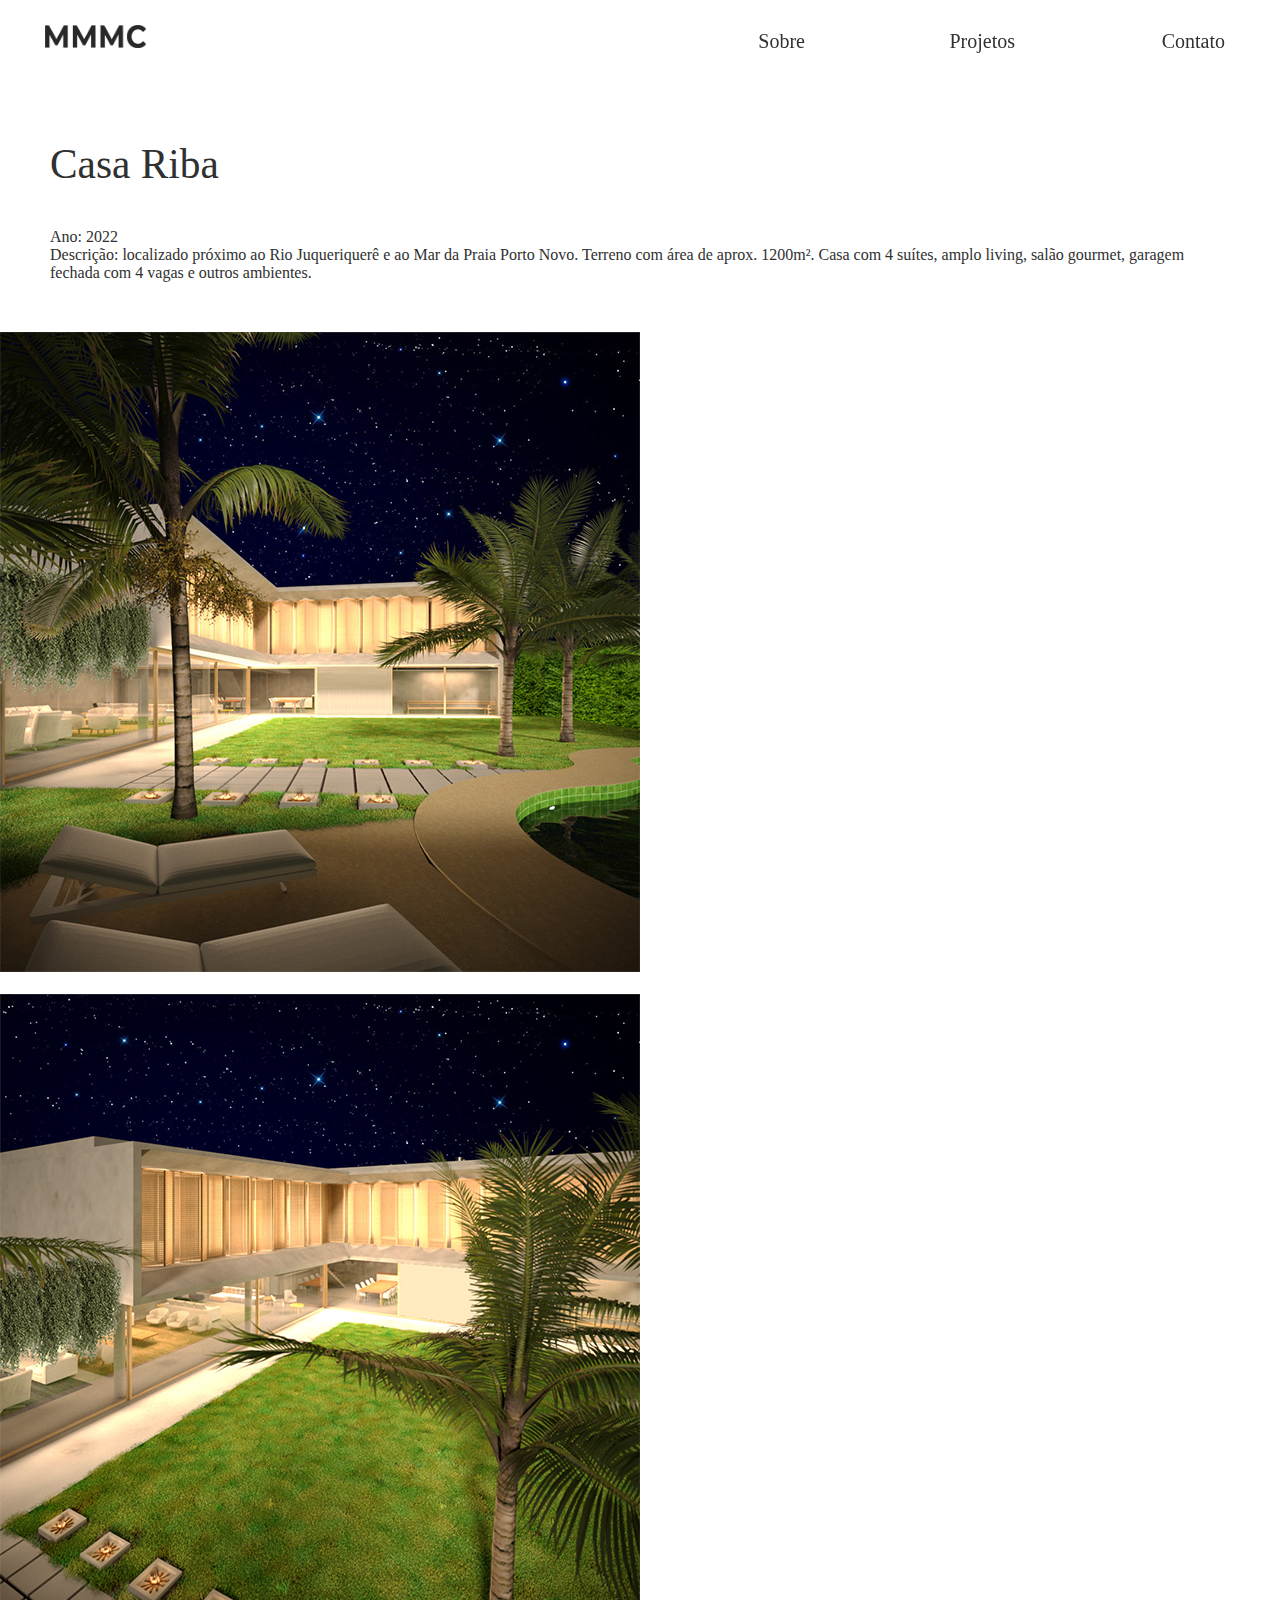
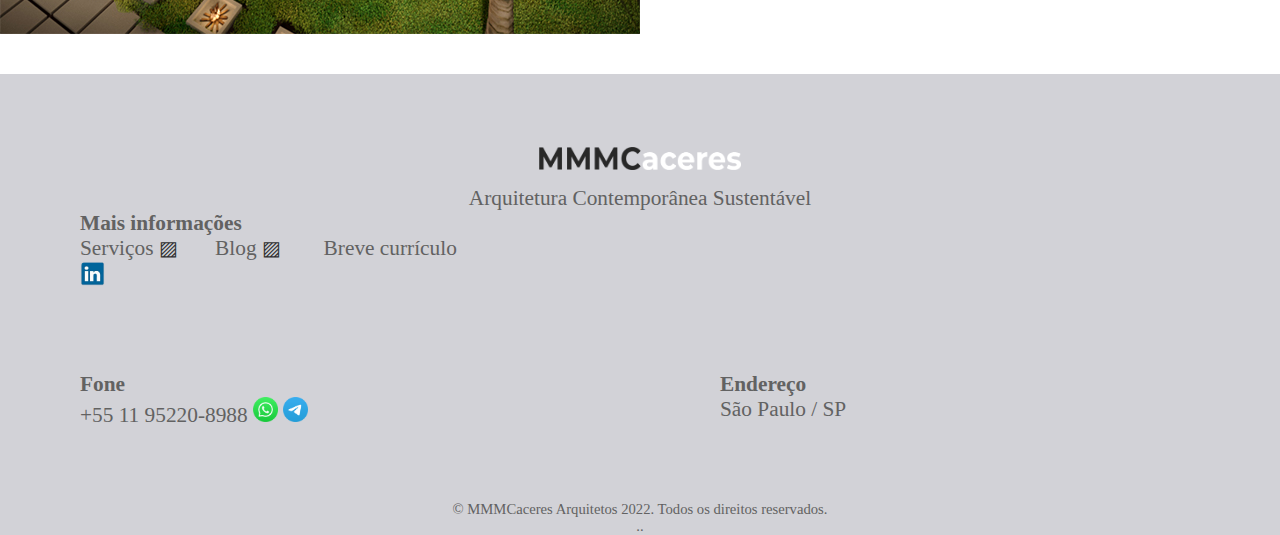
<file: casariba.html>
<!DOCTYPE html>
<html lang="pt-BR">
<head>
    <title>Casa Riba | MMMCaceres Arquitetos - Escritório de Arquitetura Contemporânea - Arquiteto São Paulo - SP</title>
    <link rel="icon" type="image/x-icon" href="html css/mmmc-b-500">
    <meta name="keywords"  content="casariba,casa riba mmmc,casariba mmmc,casa riba caceres,casa em caraguatatuba,arquitetura contemporânea são paulo,arquitetura alto padrão são paulo,arquitetura sustentável são paulo,arquitetura residencial são paulo,arquitetura casas são paulo,,arquitetura contemporânea sp,arquitetura alto padrão sp,arquitetura sustentável sp,arquitetura residencial sp,arquitetura casas sp,,arquitetura contemporânea são paulo 2022,arquitetura alto padrão são paulo 2022,arquitetura sustentável são paulo 2022,arquitetura residencial são paulo 2022,arquitetura casas são paulo 2022,arquitetura contemporânea sp 2022,arquitetura alto padrão sp 2022,arquitetura sustentável sp 2022,arquitetura residencial sp 2022,arquitetura casas sp 2022," />
    <meta name="description"  content="Casa Riba Ano: 2022 Cidade/Estado: Caraguatatuba/SP " />
    <meta name="twitter:card"  content="summary_large_image" />
    <meta name="google-site-verification" content="..." />
    <link rel="shortcut icon" type="image/png" href="icon-web.png" sizes="32x32">
    <link rel="stylesheet" type="text/css" href="footer.css"/>
    <link rel="canonical" href="https://mmmc.com.br/casariba" />
    <style>
    
    .html,
    .body {
      margin: 0;
      padding: 0;
    }
    .body {
      height: 3000xp;
      font-family: Montserrat;
      color: rgb(48, 48, 48);
    }
    .a {
      cursor: pointer;
      text-decoration: none;
    }
    a:link {
      text-decoration: none;
      color: rgb(48, 48, 48);
      font-family: Montserrat;
      font-size: 15pt;
      text-transform: none;
    }

    a.hover {
      text-decoration: underline;
    }

    /* nav header */

    .nav-header {
    transform: none;
    position: fixed;
    background-color: rgba(255, 255, 255, 0.445);
    top: 0;
    left: 0;
    right: 0;
    z-index: 100;
    transition: 0.15ms;
    }
    .column-nav-bar {
      display: grid;
      grid-template-columns: 180px 1fr;
      margin-left: 45px;
      margin-right: 25px;
      
    }
    .logo-navbar-left {
    width: 105xp;
    height: 50px;
    object-fit: contain;
    display: inline-block;
    align-items: center;
    margin-top: 25px;
    }
    .logo-navbar-left-1 {
    width: 200xp;
    height: 50px;
    object-fit: contain;
    display: inline-block;
    align-items: center;
    margin-top: 25px;
    }
    .logo {
    height: 23px;
    }
    
    .nav-bar {
    width: 100%;
    text-align: right;
    display: grid;
    grid-template-columns: 1fr 210px 210px 210px;
    align-items: right;
    justify-content: end;
    }
    .nav-bar-2 {
    width: 100%;
    text-align: right;
    display: flex;
    align-items: center;
    justify-content: space-between;
    }
  .page-title {
    margin: 30px 30px 0px;
    font-family: Montserrat;
    color: rgb(48,48,48);
     }

  .imagepremium {
    width: 300px;
    height: 300px;
    object-fit: contain;
    object-position: right;
    border-width: 2px;
    border-style: solid;
    display: flex;
    align-items: center;
  }

  
  /* column content */

 .section-imagem-text-into-1 {
  display: grid;
  grid-template-columns:  1fr 1fr;
  margin-top: 80px;
  column-gap: 20xp;
  row-gap: 20px;
  }
  
  .column-content-one,
  .column-content-three {
  display: flex;
  flex-direction: row;
  margin-top: 80px;
  row-gap: 20px;
  }
  .column-content {
  display: grid;
  grid-template-columns:  590px 1fr;
  margin-top: 80px;
  column-gap: 30xp;
  row-gap: 20px;
  }

  @media (max-width: 1300px) {
    .column-content {
      grid-template-columns: 1fr;
    }
  }
  .imagem-modelo-energia {
    flex: 1;
    min-width: 200xp;
  }
  .content-text {
    flex: 2;
    max-width: 460xp;
    padding: 30px 50px;
    color:rgb(48,48,48);
    font-family: Zurich Lt BT;
    justify-content: right;

  }

    </style>
</head>
<body>

<!-- nav header -->
  <header class="nav-header" data-cover-transparent="enabled" data-bg-overlay-visibility="visible" data-mobile-fallback="enabled" style="transform: none;">
  <div class="column-nav-bar">
   <div class="logo-navbar-left">
        <a href="https://mmmc.com.br" 
        title="MMMC Arquitetos - Arquitetura Contemporânea Sustentável - São Paulo - SP"><img class="logo" src="mmmc-b-500-curto.png" alt="logo">
        </a>
   </div>
   <div class="nav-bar">
      <div class="page-title">
      </div>  
      <div class="page-title">
       <a target="_blank" href="/sobre">Sobre</a>
      </div>
      <div class="page-title">
       <a href="/projetos" >Projetos</a>
      </div>
      <div class="page-title">
       <a href="/contato" >Contato</a>
      </div>
   </div>
  </div>
  </header>


<!-- content -->

  <div class="column-content">
    <div>
        
        <div class="content-text"><div class="title-high-big1">Casa Riba</div><p>Ano: 2022</p><p>Descrição: localizado próximo ao Rio Juqueriquerê e ao Mar da Praia Porto Novo. Terreno com área de aprox. 1200m². Casa com 4 suítes, amplo living, salão gourmet, garagem fechada com 4 vagas e outros ambientes. </p>
        </div>
    </div>
    <div>
    <div><img class="imagem-modelo-energia" src="casariba-camera1-640.jpg" alt="harmonia na casa"></div>
    <div>&nbsp;&nbsp;</div>
    <div><img class="imagem-modelo-energia" src="casariba-camera3-640.jpg" alt="harmonia na casa"></div>
    <div>&nbsp;</br>&nbsp;</div>
    </div>
 </div>
 

 <!-- footer-->
  
 <div class="footer-table">
  <div class="division">_________________</div>
  <div class="footer-logo-and-text">
    <div class="footer-logo">
      <a
        href="https://mmmc.com.br/home"
        title="MMMC Arquitetos - Arquitetura Contemporânea Sustentável - São Paulo - SP"
        ><img class="logo2" src="MMMCaceres-white.png" alt="logo"
      /></a>
    </div>
    <div class="footer-name-text">
      Arquitetura Contemporânea Sustentável
    </div>
  </div>
  <div class="footer-column-text-2">
    <div class="footer-more">
      <div><strong>Mais informações</strong></div>
      <div>
        Serviços
        <a class="link-color" href="/servicos">▨</a
        >&nbsp;&nbsp;&nbsp;&nbsp;&nbsp;&nbsp; Blog
        <a class="link-color" href="/blog">▨</a>
        &nbsp;&nbsp;&nbsp;&nbsp;&nbsp;&nbsp; Breve currículo
        <a
          class="link-color"
          href="https://www.linkedin.com/in/marilinmayumi"
          title="Linkedin acesse agora"
          ><img
            class="icon-whatsapp"
            src="icon-linkedin.png"
            alt="linkedin conta pessoal Mayumi Caceres"
          />
        </a>
      </div>
    </div>
  </div>
  <div class="footer-column-text">
    <div class="footer-phone-text">
      <div><strong>Fone</strong></div>
      +55 11 95220-8988
      <a
        class="link-color"
        href="https://api.whatsapp.com/send?phone=5511952208988&text=Prazer%20em%20conhece-lo%20(a)%2C%20por%20favor%20deixar%20seu%20nome%20e%20breve%20descri%C3%A7%C3%A3o%20do%20que%20deseja.%20Retornaremos%20o%20mais%20breve%20poss%C3%ADvel."
        title="whatsapp acesse agora"
        ><img
          class="icon-whatsapp"
          src="icon-whatsapp.png"
          alt="whatsapp para arquitetura contemporânea residencial"
        />
      </a>
      <a
        class="link-color"
        href="https://t.me/mayumicaceres"
        title="telegram acesse agora"
        ><img
          class="icon-telegram"
          src="icon-telegram.png"
          alt="telegram para arquitetura contemporânea residencial"
        />
      </a>
    </div>
    <div class="footer-text-table">
      <div class="footer-adress-name-text">
        <strong>Endereço</strong>
      </div>
      <div class="footer-adress-text">São Paulo / SP</div>
    </div>
  </div>
  <div class="footer-direitos-text">
    © MMMCaceres Arquitetos 2022. Todos os direitos reservados.
    <p>..</p>
  </div>
</div>
</body>
</html>
</file>
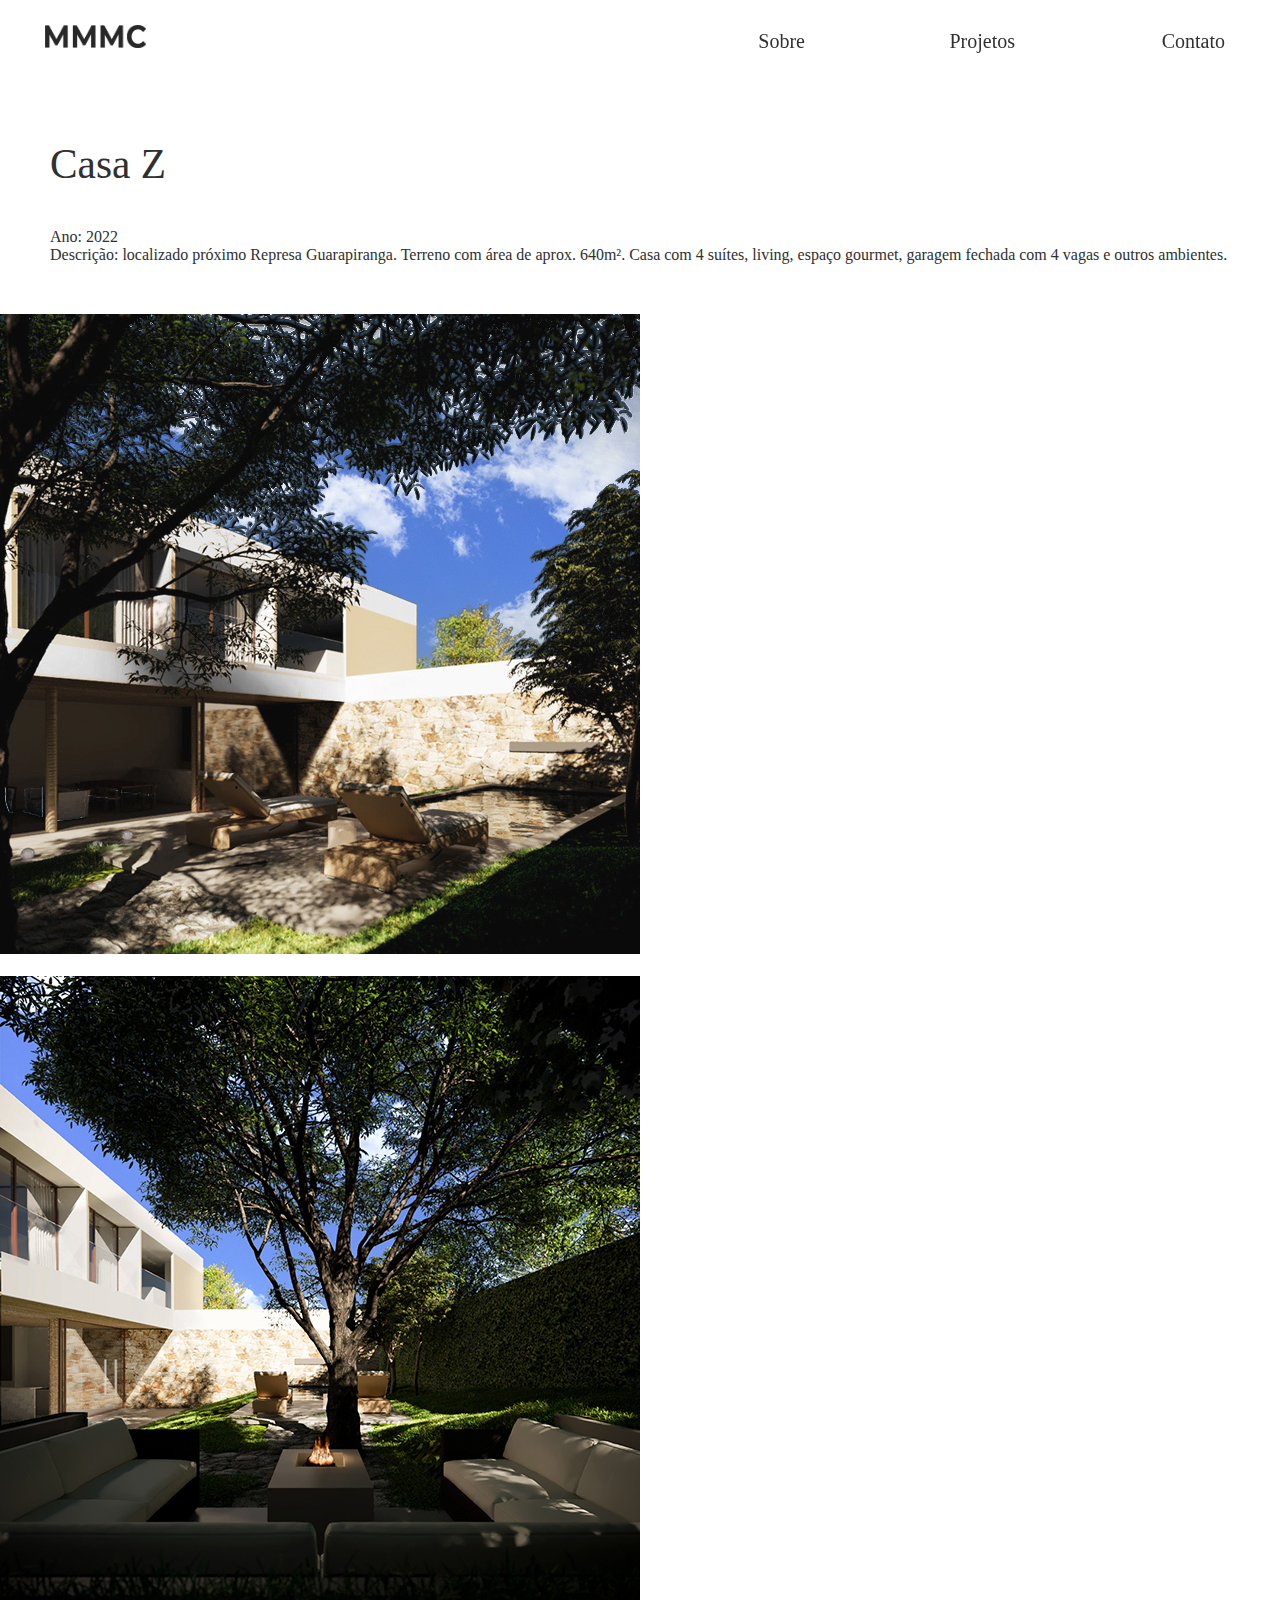
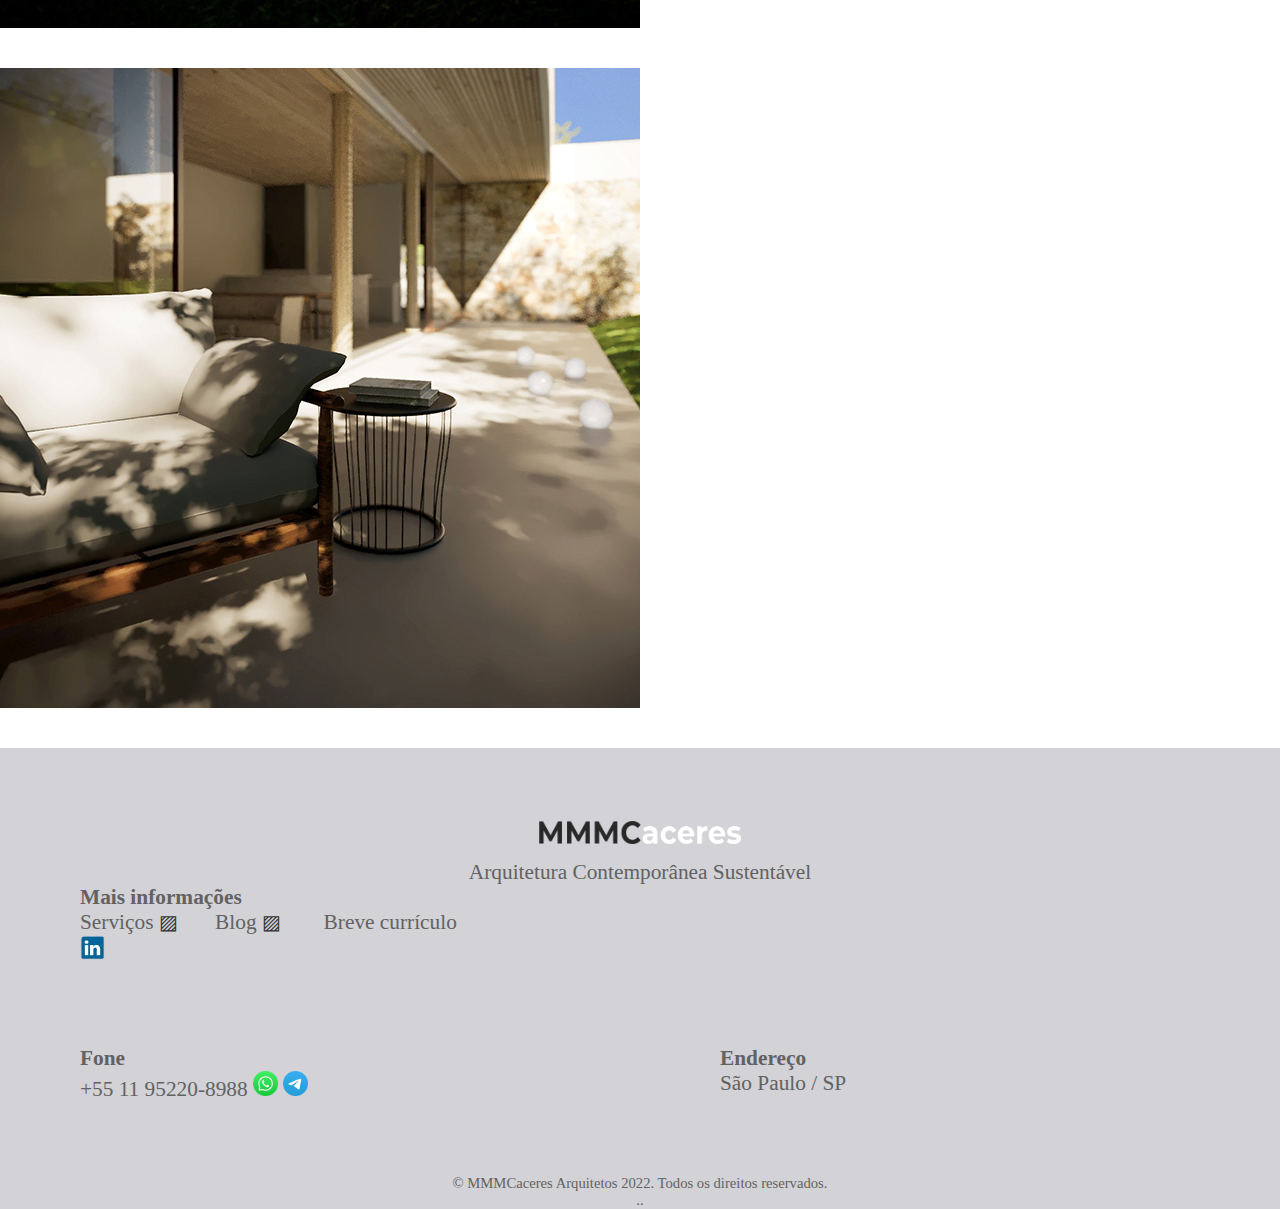
<file: casaz.html>
<!DOCTYPE html>
<html lang="pt-BR">
<head>
    <title>Casa Z | MMMCaceres Arquitetos - Escritório de Arquitetura Contemporânea - Arquiteto São Paulo - SP</title>
    <link rel="icon" type="image/x-icon" href="html css/mmmc-b-500">
    <meta name="keywords"  content="casaz,casa z,casa z caceres,casa z mmmc,casaz mmmc,casa em caraguatatuba,arquitetura contemporânea são paulo,arquitetura alto padrão são paulo,arquitetura sustentável são paulo,arquitetura residencial são paulo,arquitetura casas são paulo,,arquitetura contemporânea sp,arquitetura alto padrão sp,arquitetura sustentável sp,arquitetura residencial sp,arquitetura casas sp,,arquitetura contemporânea são paulo 2022,arquitetura alto padrão são paulo 2022,arquitetura sustentável são paulo 2022,arquitetura residencial são paulo 2022,arquitetura casas são paulo 2022,arquitetura contemporânea sp 2022,arquitetura alto padrão sp 2022,arquitetura sustentável sp 2022,arquitetura residencial sp 2022,arquitetura casas sp 2022," />
    <meta name="description"  content="Casa Z Ano: 2022 Cidade/Estado: São Paulo/SP " />
    <meta name="twitter:card"  content="summary_large_image" />
    <meta name="google-site-verification" content="..." />
    <link rel="shortcut icon" type="image/png" href="icon-web.png" sizes="32x32">
    <link rel="stylesheet" type="text/css" href="footer.css"/>
    <link rel="canonical" href="https://mmmc.com.br/casaz" />
    <style>
    
    .html,
    .body {
      margin: 0;
      padding: 0;
    }
    .body {
      height: 3000xp;
      font-family: Montserrat;
      color: rgb(48, 48, 48);
    }
    .a {
      cursor: pointer;
      text-decoration: none;
    }
    a:link {
      text-decoration: none;
      color: rgb(48, 48, 48);
      font-family: Montserrat;
      font-size: 15pt;
      text-transform: none;
    }

    a.hover {
      text-decoration: underline;
    }

    /* nav header */

    .nav-header {
    transform: none;
    position: fixed;
    background-color: rgba(255, 255, 255, 0.445);
    top: 0;
    left: 0;
    right: 0;
    z-index: 100;
    transition: 0.15ms;
    }
    .column-nav-bar {
      display: grid;
      grid-template-columns: 180px 1fr;
      margin-left: 45px;
      margin-right: 25px;
      
    }
    .logo-navbar-left {
    width: 105xp;
    height: 50px;
    object-fit: contain;
    display: inline-block;
    align-items: center;
    margin-top: 25px;
    }
    .logo-navbar-left-1 {
    width: 200xp;
    height: 50px;
    object-fit: contain;
    display: inline-block;
    align-items: center;
    margin-top: 25px;
    }
    .logo {
    height: 23px;
    }
    
    .nav-bar {
    width: 100%;
    text-align: right;
    display: grid;
    grid-template-columns: 1fr 210px 210px 210px;
    align-items: right;
    justify-content: end;
    }
    .nav-bar-2 {
    width: 100%;
    text-align: right;
    display: flex;
    align-items: center;
    justify-content: space-between;
    }
  .page-title {
    margin: 30px 30px 0px;
    font-family: Montserrat;
    color: rgb(48,48,48);
     }

  .imagepremium {
    width: 300px;
    height: 300px;
    object-fit: contain;
    object-position: right;
    border-width: 2px;
    border-style: solid;
    display: flex;
    align-items: center;
  }

  
  /* column content */

 .section-imagem-text-into-1 {
  display: grid;
  grid-template-columns:  1fr 1fr;
  margin-top: 80px;
  column-gap: 20xp;
  row-gap: 20px;
  }
  
  .column-content-one,
  .column-content-three {
  display: flex;
  flex-direction: row;
  margin-top: 80px;
  row-gap: 20px;
  }
  .column-content {
  display: grid;
  grid-template-columns:  590px 1fr;
  margin-top: 80px;
  column-gap: 30xp;
  row-gap: 20px;
  }

  @media (max-width: 1300px) {
    .column-content {
      grid-template-columns: 1fr;
    }
  }
  .imagem-modelo-energia {
    flex: 1;
    min-width: 200xp;
  }
  .content-text {
    flex: 2;
    max-width: 460xp;
    padding: 30px 50px;
    color:rgb(48,48,48);
    font-family: Zurich Lt BT;
    justify-content: right;

  }

    </style>
</head>
<body>

<!-- nav header -->
  <header class="nav-header" data-cover-transparent="enabled" data-bg-overlay-visibility="visible" data-mobile-fallback="enabled" style="transform: none;">
  <div class="column-nav-bar">
   <div class="logo-navbar-left">
        <a href="https://mmmc.com.br" 
        title="MMMC Arquitetos - Arquitetura Contemporânea Sustentável - São Paulo - SP"><img class="logo" src="mmmc-b-500-curto.png" alt="logo">
        </a>
   </div>
   <div class="nav-bar">
      <div class="page-title">
      </div>  
      <div class="page-title">
       <a target="_blank" href="/sobre">Sobre</a>
      </div>
      <div class="page-title">
       <a href="/projetos" >Projetos</a>
      </div>
      <div class="page-title">
       <a href="/contato" >Contato</a>
      </div>
   </div>
  </div>
  </header>


<!-- content -->

  <div class="column-content">
    <div>
        
        <div class="content-text"><div class="title-high-big1">Casa Z</div><p>Ano: 2022</p><p>Descrição: localizado próximo Represa Guarapiranga. Terreno com área de aprox. 640m². Casa com 4 suítes, living, espaço gourmet, garagem fechada com 4 vagas e outros ambientes.</p>
        </div>
    </div>
    <div>
    <div><img class="imagem-modelo-energia" src="casaz-camera1-640.jpg" alt="vita arquitetura contenporânea"></div>
    <div>&nbsp;&nbsp;</div>
    <div><img class="imagem-modelo-energia" src="casaz-camera2-640.jpg" alt="lounge arquitetura"></div>
    <div>&nbsp;</br>&nbsp;</div>
    <div><img class="imagem-modelo-energia" src="casaz-camera3-640.jpg" alt="arquitetura contemporânea leitura cadeira"></div>
    <div>&nbsp;</br>&nbsp;</div>
    </div>
 </div>
 

 <!-- footer-->
  
 <div class="footer-table">
  <div class="division">_________________</div>
  <div class="footer-logo-and-text">
    <div class="footer-logo">
      <a
        href="https://mmmc.com.br/home"
        title="MMMC Arquitetos - Arquitetura Contemporânea Sustentável - São Paulo - SP"
        ><img class="logo2" src="MMMCaceres-white.png" alt="logo"
      /></a>
    </div>
    <div class="footer-name-text">
      Arquitetura Contemporânea Sustentável
    </div>
  </div>
  <div class="footer-column-text-2">
    <div class="footer-more">
      <div><strong>Mais informações</strong></div>
      <div>
        Serviços
        <a class="link-color" href="/servicos">▨</a
        >&nbsp;&nbsp;&nbsp;&nbsp;&nbsp;&nbsp; Blog
        <a class="link-color" href="/blog">▨</a>
        &nbsp;&nbsp;&nbsp;&nbsp;&nbsp;&nbsp; Breve currículo
        <a
          class="link-color"
          href="https://www.linkedin.com/in/marilinmayumi"
          title="Linkedin acesse agora"
          ><img
            class="icon-whatsapp"
            src="icon-linkedin.png"
            alt="linkedin conta pessoal Mayumi Caceres"
          />
        </a>
      </div>
    </div>
  </div>
  <div class="footer-column-text">
    <div class="footer-phone-text">
      <div><strong>Fone</strong></div>
      +55 11 95220-8988
      <a
        class="link-color"
        href="https://api.whatsapp.com/send?phone=5511952208988&text=Prazer%20em%20conhece-lo%20(a)%2C%20por%20favor%20deixar%20seu%20nome%20e%20breve%20descri%C3%A7%C3%A3o%20do%20que%20deseja.%20Retornaremos%20o%20mais%20breve%20poss%C3%ADvel."
        title="whatsapp acesse agora"
        ><img
          class="icon-whatsapp"
          src="icon-whatsapp.png"
          alt="whatsapp para arquitetura contemporânea residencial"
        />
      </a>
      <a
        class="link-color"
        href="https://t.me/mayumicaceres"
        title="telegram acesse agora"
        ><img
          class="icon-telegram"
          src="icon-telegram.png"
          alt="telegram para arquitetura contemporânea residencial"
        />
      </a>
    </div>
    <div class="footer-text-table">
      <div class="footer-adress-name-text">
        <strong>Endereço</strong>
      </div>
      <div class="footer-adress-text">São Paulo / SP</div>
    </div>
  </div>
  <div class="footer-direitos-text">
    © MMMCaceres Arquitetos 2022. Todos os direitos reservados.
    <p>..</p>
  </div>
</div>
</body>
</html>
</file>
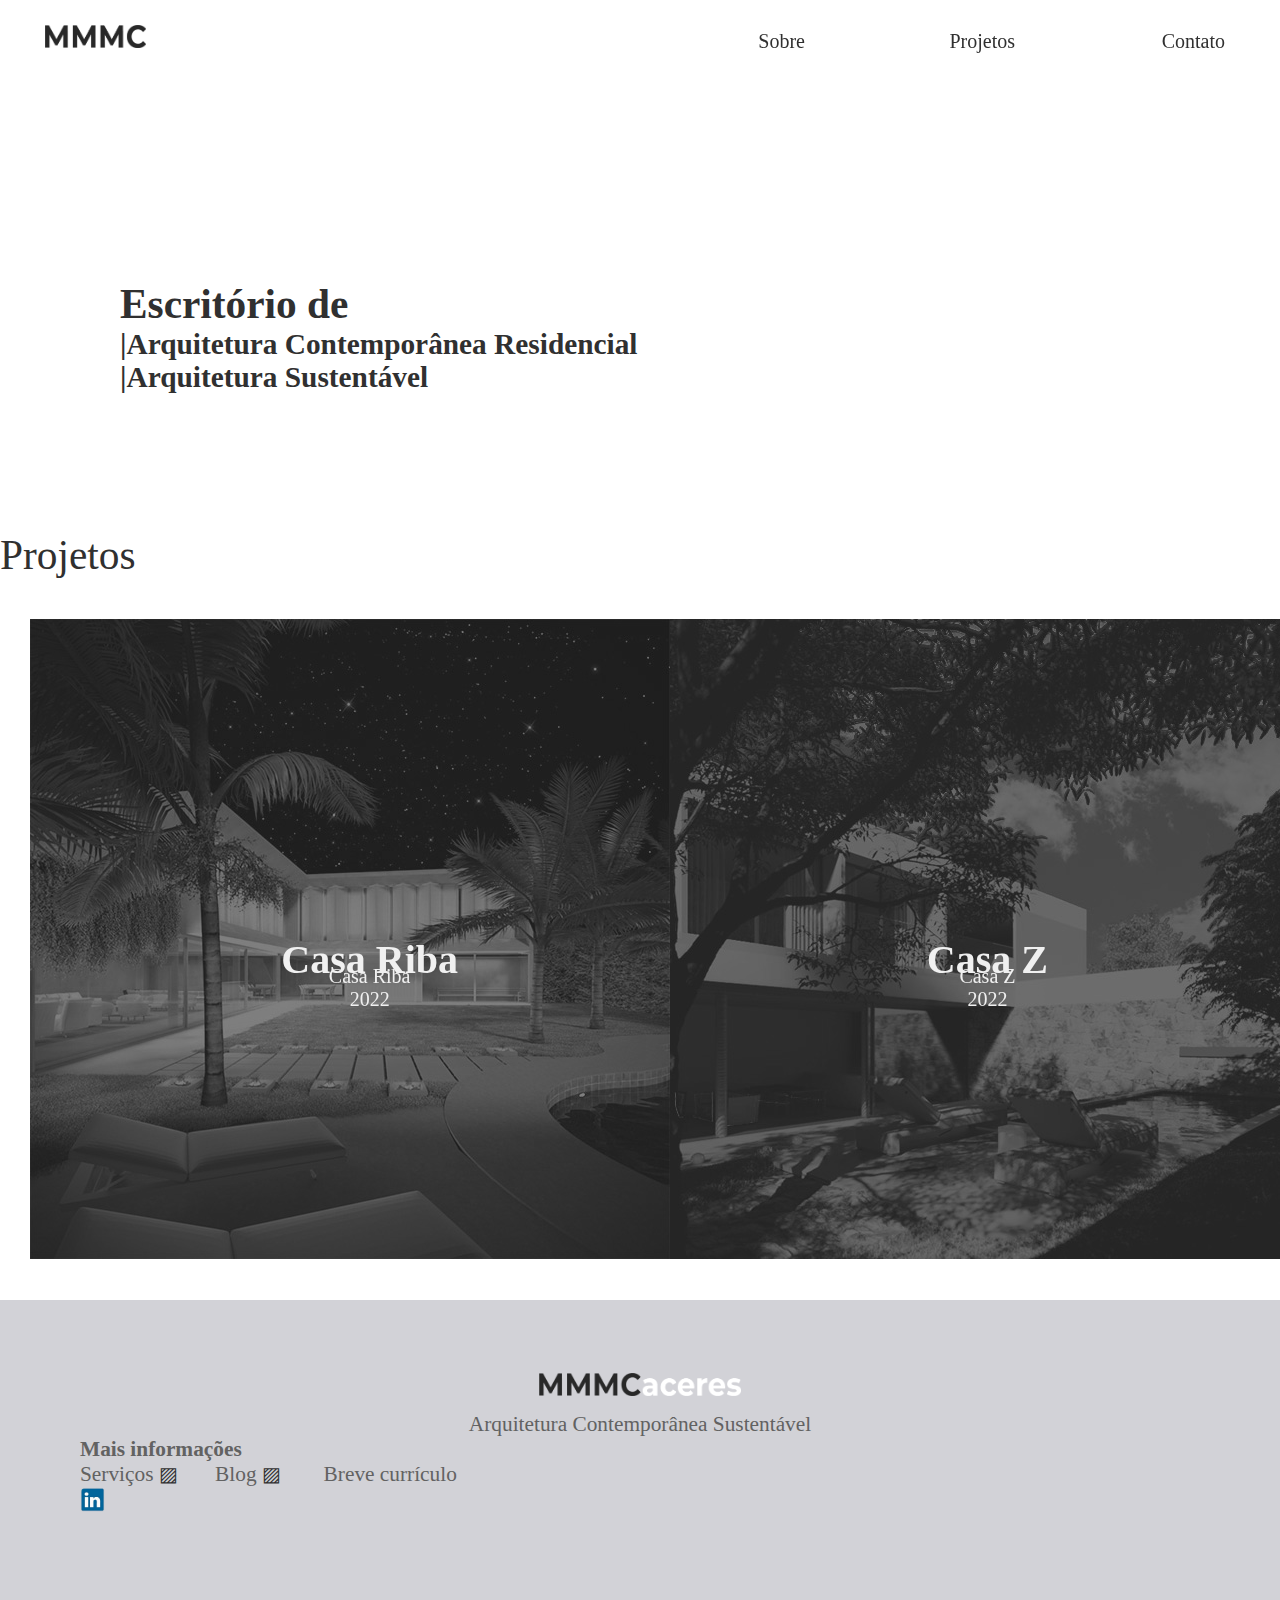
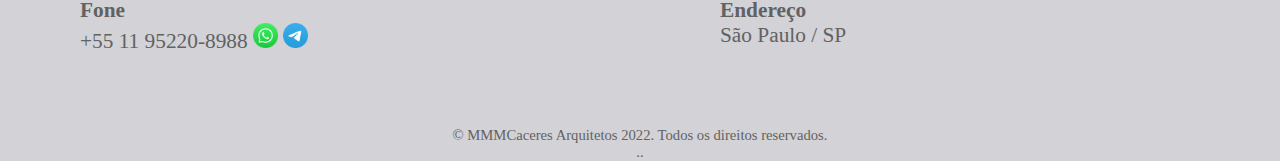
<file: projetos.html>
<!DOCTYPE html>
<html lang="pt-BR">
<head>
    <title>Projetos | MMMCaceres Arquitetos - Escritório de Arquitetura Contemporânea - Arquiteto São Paulo - SP</title>
    <link rel="icon" type="image/x-icon" href="html css/mmmc-b-500">
    <meta name="keywords"  content="arquitetura contemporânea,arquitetura alto padrão,arquitetura sustentável,escritório sustentabilidade,arquitetura residencial sp,arquitetura casas sp,projetos de arquitetura são paulo,projetos de arquitetura sp,comprar projetos de arquitetura,arquitetura residências são paulo,projetos de escritório sp," />
    <meta name="description"  content="Escritório de arquitetura projetos de casas sustentavéis,casas contemporâneas,casas de alto desempenho, casas alto padrão, sendo elas casas de veraneio, casas de praia, casas de campo, residências" />
    <meta name="twitter:card"  content="summary_large_image" />
    <meta name="google-site-verification" content="..." />
    <link rel="shortcut icon" type="image/png" href="icon-web.png" sizes="32x32">
    <link rel="stylesheet" type="text/css" href="footer.css"/>
    <link rel="canonical" href="https://mmmc.com.br/projetos" />
    <style>
    
    .html,
    .body {
      margin: 0;
      padding: 0;
    }
    .body {
      height: 3000xp;
      font-family: Montserrat;
      color: rgb(48, 48, 48);
    }
    .a {
      cursor: pointer;
      text-decoration: none;
    }
    a:link {
      text-decoration: none;
      color: rgb(48, 48, 48);
      font-family: Montserrat;
      font-size: 15pt;
      text-transform: none;
    }

    a.hover {
      text-decoration: underline;
    }

    /* nav header */

    .nav-header {
    transform: none;
    position: fixed;
    background-color: rgba(255, 255, 255, 0.445);
    top: 0;
    left: 0;
    right: 0;
    z-index: 100;
    transition: 0.15ms;
    }
    .column-nav-bar {
      display: grid;
      grid-template-columns: 180px 1fr;
      margin-left: 45px;
      margin-right: 25px;
      
    }
    .logo-navbar-left {
    width: 105xp;
    height: 50px;
    object-fit: contain;
    display: inline-block;
    align-items: center;
    margin-top: 25px;
    }
    .logo-navbar-left-1 {
    width: 200xp;
    height: 50px;
    object-fit: contain;
    display: inline-block;
    align-items: center;
    margin-top: 25px;
    }
    .logo {
    height: 23px;
    }
    
    .nav-bar {
    width: 100%;
    text-align: right;
    display: grid;
    grid-template-columns: 1fr 210px 210px 210px;
    align-items: right;
    justify-content: end;
    }
    .nav-bar-2 {
    width: 100%;
    text-align: right;
    display: flex;
    align-items: center;
    justify-content: space-between;
    }
  .page-title {
    margin: 30px 30px 0px;
    font-family: Montserrat;
    color: rgb(48,48,48);
     }

  .imagepremium {
    width: 300px;
    height: 300px;
    object-fit: contain;
    object-position: right;
    border-width: 2px;
    border-style: solid;
    display: flex;
    align-items: center;
  }

  /* text image title */

  .image-title-high {
    position: relative;
    width: 100%;
    height: 500xp;
    margin-top: -10px;
    margin-bottom: -5px;
  }
  .title-high-text {
    position: absolute;
    top: 280px;
    left: 120px;
  }
  .title-high-big {
    color:rgb(48,48,48);
    font-size: 31pt;
    font-family: Montserrat;
    margin: 0;
  }
  .title-high-small {
    color:rgb(48,48,48);
    font-size: 22pt;
    font-family: Montserrat;
    width: 800px;
    margin: 0;
  }
  
  /*content */

  .column-content {
    display: grid;
    grid-template-columns:  1fr 1fr;
    margin: 0;
 }
  @media screen and (max-width: 767px) {
    .column-content {
      grid-template-columns: 1fr;
    }
    .content-image1 {
    margin-left: 0;
    }

    /*title text first*/
    .title-high-text {
    top: 118px;
  }

  .image-casas {
    width: 100%;
  }
 }
.content-image1 {
    position: relative;
    margin-left: 30px;
    -webkit-filter: grayscale(1);
}

.content-image1:hover {
    -webkit-filter: grayscale(0);
    filter: none;
}

/*filter: brightness(50%) */

.content-text1 {
    position: absolute;
    bottom: 253px;
    right: 212px;
    text-align: center;
    color:rgb(48,48,48);
    font-family: Zurich Lt BT;
}

.content-text1 h1 {
    color:rgb(240, 240, 240);
    font-family: Montserrat;
    
}
.content-text1 p {
    color:rgb(240, 240, 240);
    font-family: Zurich Lt BT;
    margin-top: -18px;
}

.content-image2 {
    position: relative;
    -webkit-filter: grayscale(1);
    }

.content-image2:hover {
    -webkit-filter: grayscale(0);
    filter: none;
}

.content-text2 {
    position: absolute;
    bottom: 253px;
    right: 262px;
    text-align: center;
    color:rgb(48,48,48);
    font-family: Zurich Lt BT;
}
.content-text2 h1 {
    color:rgb(240, 240, 240);
    font-family: Montserrat;
    font-size: 40px;
    
}
.content-text2 p {
    color:rgb(240, 240, 240);
    font-family: Zurich Lt BT;
    margin-top: -18px;
    font-size: 20px;
}

/* gray and color */


    </style>
</head>
<body>

<!-- nav header -->
  <header class="nav-header" data-cover-transparent="enabled" data-bg-overlay-visibility="visible" data-mobile-fallback="enabled" style="transform: none;">
  <div class="column-nav-bar">
   <div class="logo-navbar-left">
        <a href="https://mmmc.com.br/home" 
        title="MMMC Arquitetos - Arquitetura Contemporânea Sustentável - São Paulo - SP"><img class="logo" src="mmmc-b-500-curto.png" alt="logo">
        </a>
   </div>
   <div class="nav-bar">
      <div class="page-title">
      </div>  
      <div class="page-title">
       <a target="_blank" rel="noopener noreferrer" href="/sobre">Sobre</a>
      </div>
      <div class="page-title">
       <a href="/projetos" >Projetos</a>
      </div>
      <div class="page-title">
       <a href="/contato" >Contato</a>
      </div>
   </div>
  </div>
  </header>

<!-- image high -->   
 
     <img class="image-title-high" src="painel-white.jpg">
     <div class="title-high-text"><h2 class="title-high-big">Escritório de</h2>
      <h1 class="title-high-small">|Arquitetura Contemporânea Residencial<br>|Arquitetura Sustentável
      </h1>
    </div>

 
<!-- content -->
 
 <div class="title-high-big1">Projetos</div>
 <div class="column-content">
  <div class="content-image1">
    <a href="https://mmmc.com.br/casariba" 
    title="Casa Riba 2022" alt="Casa Riba 2022 contemporânea São Paulo">
    <img class="image-casas" src="casariba-camera1-640-escuro.jpg" alt="harmonia na casa, arquitetura 2022">
    <div class="quad-gray"></div>
    <div class="content-text1"><h1>Casa Riba</h1><p>Casa Riba <br>2022</p></div>
    </a>
  </div>
  <div class="content-image2">
    <a href="https://mmmc.com.br/casaz" 
    title="Casa Z 2022" alt="Casa Z 2022 contemporânea São Paulo">
    <img class="image-casas" src="casaz-camera1-640-escuro70.jpg" alt="arquiteto para harmonizar minha casa">
    <div class="content-text2"><h1>Casa Z</h1><p>Casa Z <br>2022</p></div>
    </a>
 </div>
 </div>
 <p></p>&nbsp;</br>&nbsp;</p>
 <!-- footer-->
  
 <div class="footer-table">
  <div class="division">_________________</div>
  <div class="footer-logo-and-text">
    <div class="footer-logo">
      <a
        href="https://mmmc.com.br/home"
        title="MMMC Arquitetos - Arquitetura Contemporânea Sustentável - São Paulo - SP"
        ><img class="logo2" src="MMMCaceres-white.png" alt="logo"
      /></a>
    </div>
    <div class="footer-name-text">
      Arquitetura Contemporânea Sustentável
    </div>
  </div>
  <div class="footer-column-text-2">
    <div class="footer-more">
      <div><strong>Mais informações</strong></div>
      <div>
        Serviços
        <a class="link-color" href="/serviços">▨</a
        >&nbsp;&nbsp;&nbsp;&nbsp;&nbsp;&nbsp; Blog
        <a class="link-color" href="/blog">▨</a>
        &nbsp;&nbsp;&nbsp;&nbsp;&nbsp;&nbsp; Breve currículo
        <a
          class="link-color"
          href="https://www.linkedin.com/in/marilinmayumi"
          title="Linkedin acesse agora"
          ><img
            class="icon-whatsapp"
            src="icon-linkedin.png"
            alt="linkedin conta pessoal Mayumi Caceres"
          />
        </a>
      </div>
    </div>
  </div>
  <div class="footer-column-text">
    <div class="footer-phone-text">
      <div><strong>Fone</strong></div>
      +55 11 95220-8988
      <a
        class="link-color"
        href="https://api.whatsapp.com/send?phone=5511952208988&text=Prazer%20em%20conhece-lo%20(a)%2C%20por%20favor%20deixar%20seu%20nome%20e%20breve%20descri%C3%A7%C3%A3o%20do%20que%20deseja.%20Retornaremos%20o%20mais%20breve%20poss%C3%ADvel."
        title="whatsapp acesse agora"
        ><img
          class="icon-whatsapp"
          src="icon-whatsapp.png"
          alt="whatsapp para arquitetura contemporânea residencial"
        />
      </a>
      <a
        class="link-color"
        href="https://t.me/mayumicaceres"
        title="telegram acesse agora"
        ><img
          class="icon-telegram"
          src="icon-telegram.png"
          alt="telegram para arquitetura contemporânea residencial"
        />
      </a>
    </div>
    <div class="footer-text-table">
      <div class="footer-adress-name-text">
        <strong>Endereço</strong>
      </div>
      <div class="footer-adress-text">São Paulo / SP</div>
    </div>
  </div>
  <div class="footer-direitos-text">
    © MMMCaceres Arquitetos 2022. Todos os direitos reservados.
    <p>..</p>
  </div>
</div>
</body>
</html>
</file>
<file: footer.css>
* {
  margin: 0;
  padding: 0;
  box-sizing: border-box;
}

body {
  box-sizing: border-box;
  margin: 0;
  padding: 0;
}

p.text-format {
  text-indent: 40px;
}

/* footer */

.footer-table {
  height: 100%;
  background-color: rgb(210, 210, 215);
  width: 100%;
  margin-bottom: -15px;
}
.division {
  color: rgb(210, 210, 215);
}
.footer-logo-and-text {
  align-content: center;
  object-position: 50%;
  display: block;
  margin-top: 55px;
}

.footer-logo {
  display: flex;
  align-items: center;
  margin-bottom: 11px;
  object-fit: contain;
  justify-content: center;
}
.logo2 {
  height: 23px;
}
.logo3 {
  width: 100px;
}
.footer-column-text {
  display: grid;
  grid-template-columns: 1fr 1fr;
  margin-top: 80px;
  row-gap: 20px;
}
@media (max-width: 955px) {
  .footer-column-text {
    grid-template-columns: 1fr;
  }
}
.footer-phone-text,
.footer-adress-name-text,
.footer-adress-text,
.footer-more {
  font-family: Zurich Lt BT;
  color: rgb(98, 98, 98);
  margin-left: 80px;
  font-size: 16pt;
  width: 380px;
}

a.link-color {
  text-decoration: none;
  font-family: Zurich Lt BT;
  color: rgb(134, 134, 134);
  text-transform: none;
}
.icon-whatsapp,
.icon-telegram {
  width: 25px;
}

.footer-name-text {
  text-align: center;
  display: block;
  font-family: Zurich Lt BT;
  color: rgb(98, 98, 98);
  font-size: 16pt;
}
.footer-direitos-text {
  text-align: center;
  display: block;
  font-family: Zurich Lt BT;
  color: rgb(98, 98, 98);
  margin-top: 73px;
  font-size: 11pt;
}

.title-high-big1 {
  color: rgb(48, 48, 48);
  font-size: 31pt;
  font-family: Montserrat;
  margin-top: 30px;
  margin-bottom: 40px;
}
</file>
